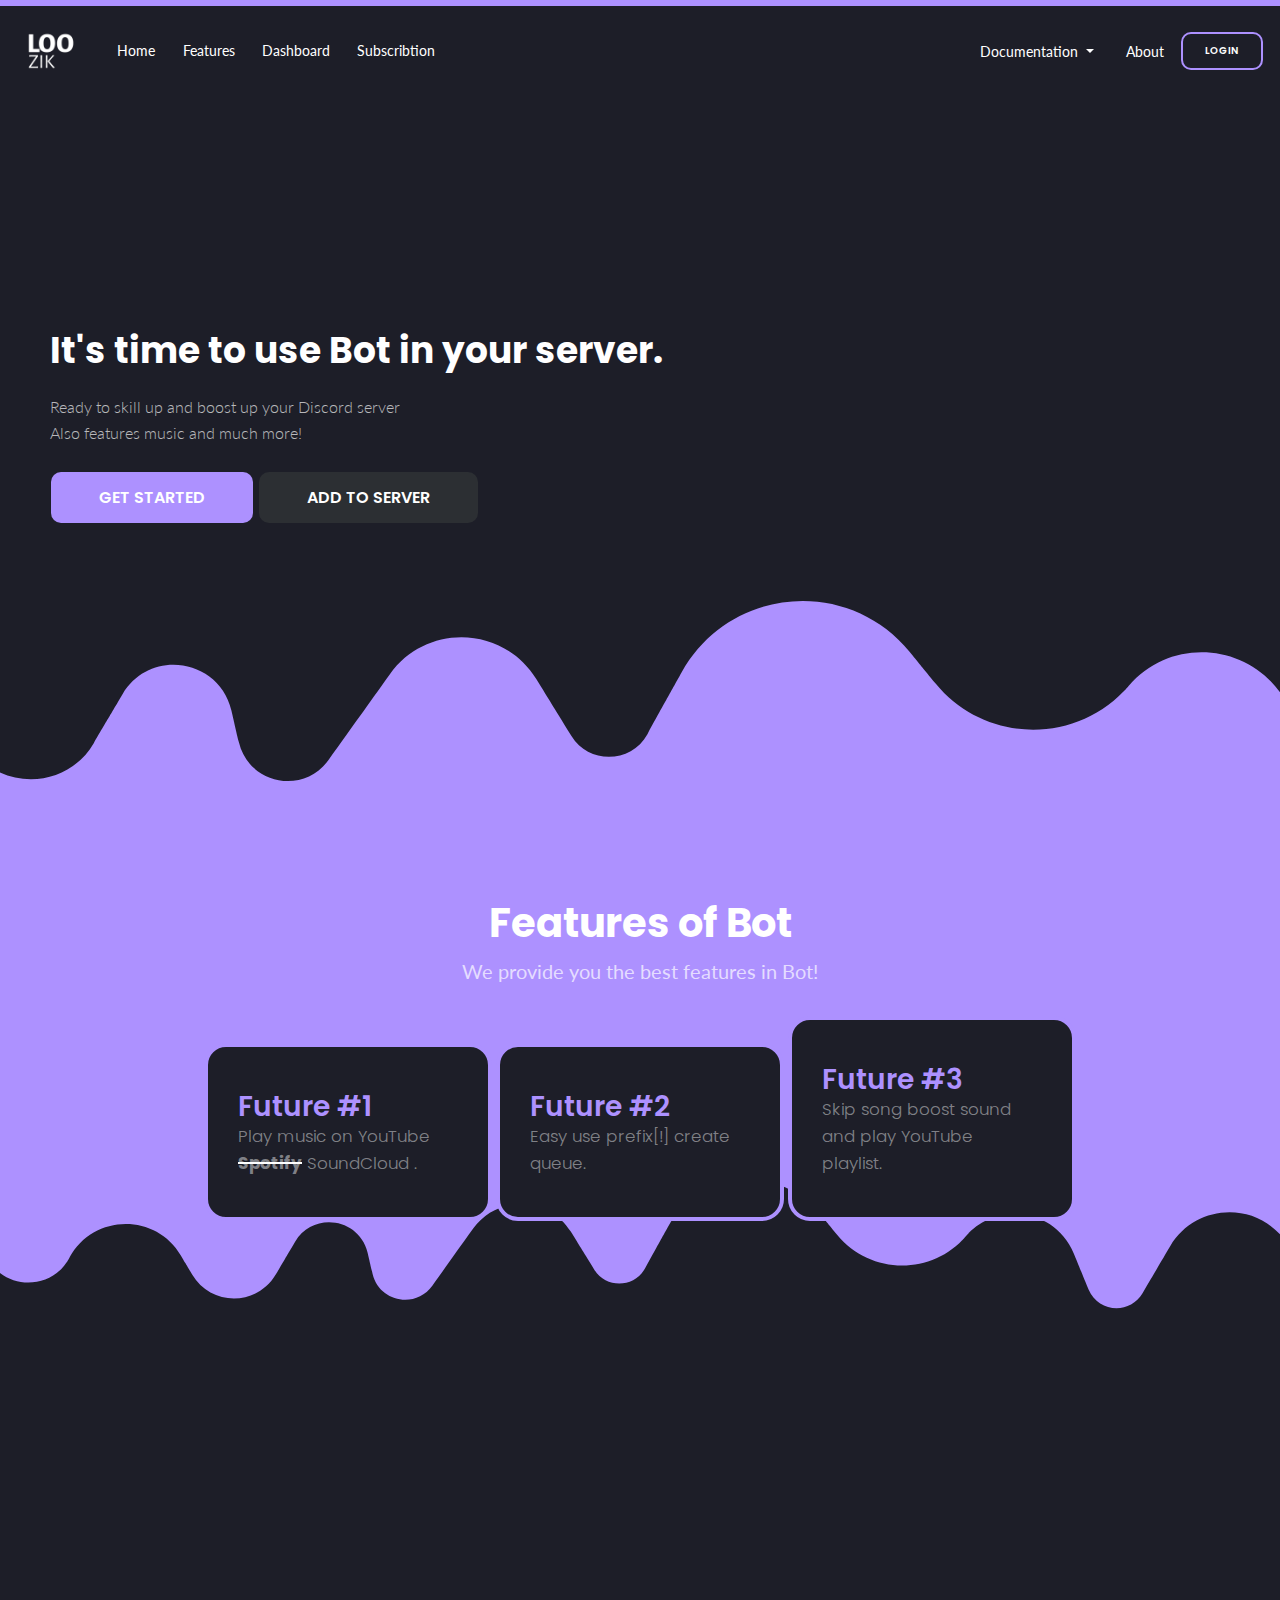
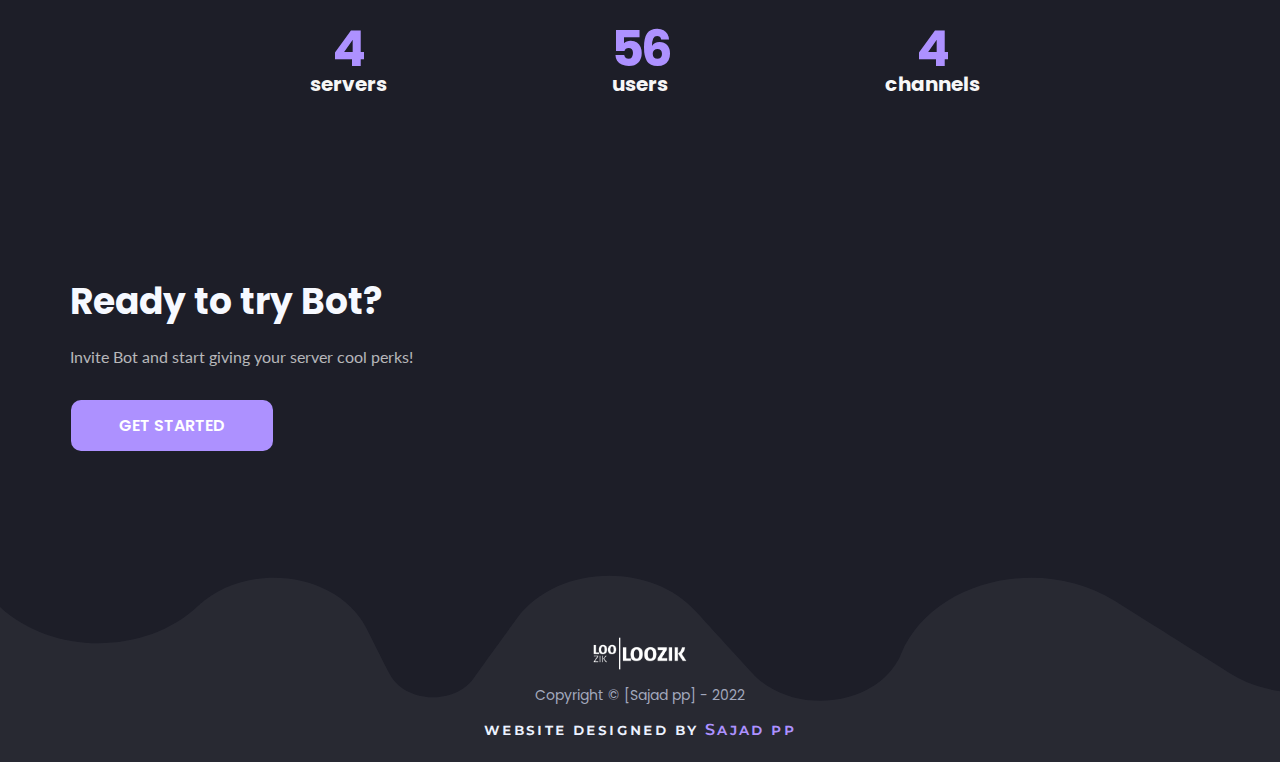
<file: index.html>
<!DOCTYPE html>
<html lang="en">
<head>
    <!--Met charset-->
    <meta charset="UTF-8">
    <!--Meta viewport-->
    <meta name="viewport" content="width=device-width, initial-scale=1, shrink-to-fit=no">
    <!--Meta description-->
    <meta name="description" content="Loozik discord music bot official website." />
    <!--Stylesheet-->
    <link rel="stylesheet" href="./css/bootstrap.min.css">
    <link rel="stylesheet" href="./css/main.css">
    <link rel="stylesheet" href="./css/now-ui-kit.css">
    <link href="https://fonts.googleapis.com/css?family=Poppins:300,400,600,700,800,900&display=swap" rel="stylesheet" >
    <link href="https://fonts.googleapis.com/css?family=Montserrat:400,600,700,800,900&display=swap" rel="stylesheet" >
    <link href="https://fonts.googleapis.com/css?family=Lato:300,400,600,700,800,900&display=swap" rel="stylesheet" >
    <!--Title-->
    <title>Loozik</title>
    <!--Author-->
    <meta name="author" content="Sajad pp" />
    <link rel="shortcut icon" href="./assets/favicon.png" type="image/png" />
    <link rel="apple-touch-icon" href="./assets/favicon.png" />
</head>
<body>
<nav class="navbar navbar-expand-lg bg-transparent">
    <button class="navbar-toggler" type="button" data-toggle="collapse" data-target="#navbarSupportedContent" aria-controls="navbarSupportedContent" aria-expanded="false" aria-label="Toggle navigation">
        <img src="assets/menuIcon.svg" width="20px" height="20px" style="max-width: none !important;">
    </button>
    <img src="assets/BotLogo.png" width="70" height="70">
    <div class="collapse navbar-collapse" id="navbarSupportedContent" style="margin-left: 20px !important">
        <ul class="navbar-nav mr-auto">
            <li class="nav-item active">
                <a class="nav-link" href="#/">Home <span class="sr-only">(current)</span></a>
            </li>
            <li class="nav-item">
                <a class="nav-link" href="#features">Features</a>
            </li>
            <li class="nav-item">
                <a class="nav-link" href="./pages/dashboard.html">Dashboard</a>
            </li>
            <li class="nav-item">
                <a class="nav-link" href="https://rzp.io/i/0JqXwaUpph">Subscribtion</a>
            </li>
        </ul>
        <div class="nav-item dropdown">
            <a class="nav-link dropdown-toggle" href="#" id="navbarDropdown" role="button" data-toggle="dropdown" aria-haspopup="true" aria-expanded="false">
                Documentation
            </a>
            <div class="dropdown-menu" aria-labelledby="navbarDropdown">
                <a class="dropdown-item" href="./pages/commands.html">Commands</a>
                <a class="dropdown-item" href="https://youtube.com/c/SajuTalk">Tutorials</a>
                <div class="dropdown-divider"></div>
                <a class="dropdown-item" href="./pages/server-settings.html">Server settings</a>
            </div>
        </div>
        <div class="nav-item">
            <a class="nav-link" href="./pages/about.html">About</a>
        </div>
            <a href="https://discord.com/api/oauth2/authorize?client_id=953490461216092201&redirect_uri=https%3A%2F%2Fsajutrident.github.io%2Floozikweb&response_type=code&scope=identify%20email%20connections%20guilds">
        <button class="btn login-btn btn-outline-accent my-2 my-sm-0" style="font-size: 10px !important;font-family: poppins !important;">LOGIN</button>
            </a>
    </div>
</nav>
<div class="heading">
    <h1 class="display-5 title">It's time to use Bot in your server.</h1>
    <p class="subtitle">Ready to skill up and boost up your Discord server<br />Also features music and much more!</p>
    <a class="btn btn-primary btn-lg" href="https://discord.com/api/oauth2/authorize?client_id=953490461216092201&permissions=57788480&scope=bot" target="_blank" role="button">Get started</a>
    <a class="btn btn-secondary btn-lg" href="https://discord.com/api/oauth2/authorize?client_id=953490461216092201&permissions=57788480&scope=bot" target="_blank" role="button">Add to server</a>
    <br /><br /><br /><br /><br /><br />
</div>
<div class="features" id="features">
    <div class="title">Features of Bot</div>
    <div class="subtitle">We provide you the best features in Bot!</div>
    <div class="cards">
        <div class="card" style="width: 18rem;">
        <div class="card-body">
            <h5 class="card-title">Future #1</h5>
            <p class="card-text">Play music on YouTube <span style="text-decoration: 2px line-through solid #fff; font-weight: 700;">Spotify</span> SoundCloud .</p>
        </div>
    </div>
        <div class="card" style="width: 18rem;">
            <div class="card-body">
                <h5 class="card-title">Future #2</h5>
                <p class="card-text">Easy use prefix[!] create queue.</p>
            </div>
        </div>
        <div class="card" style="width: 18rem;">
            <div class="card-body">
                <h5 class="card-title">Future #3</h5>
                <p class="card-text">Skip song boost sound and play YouTube playlist.</p>
            </div>
        </div>
    </div>
</div>
<div class="statistics">
    <div class="cards">
        <div class="card statistic" style="width: 18rem;">
            <div class="card-body">
                <p class="card-title" style="font-size: 50px !important;line-height: 15px !important;letter-spacing: -0.06em !important;font-weight: bold !important;">4</p>
                <p style="font-weight: bold !important;font-size: 20px !important;">servers</p>
            </div>
        </div>
        <div class="card statistic" style="width: 18rem;">
            <div class="card-body">
                <p class="card-title" style="font-size: 50px !important;line-height: 15px !important;letter-spacing: -0.06em !important;font-weight: bold !important;">56</p>
                <p style="font-weight: bold !important;font-size: 20px !important;">users</p>
            </div>
        </div>
        <div class="card statistic" style="width: 18rem;">
            <div class="card-body">
                <p class="card-title" style="font-size: 50px !important;line-height: 15px !important;letter-spacing: -0.06em !important;font-weight: bold !important;">4</p>
                <p style="font-weight: bold !important;font-size: 20px !important;">channels</p>
            </div>
        </div>
    </div>
</div>
<div class="page_end">
    <div class="start">
        <div class="card">
            <div class="card-body gs-card">
                <div class="title">Ready to try Bot?</div>
                <div class="subtitle">Invite Bot and start giving your server cool perks!</div>
                <br />
                <a class="btn btn-primary btn-lg" href="https://discord.com/api/oauth2/authorize?client_id=953490461216092201&permissions=57788480&scope=bot" role="button">Get started</a>
            </div><br />
        </div>
    </div>
    <div class="footer">
        <div class="bot-footer">
            <img src="assets/BotLogoWord.png" width="100"><br />
            Copyright © [Sajad pp] - 2022
        </div><br/>
        <div class="nouridio">website designed by <a href="https://github.com/SajuTrident"> Sajad pp</a></div>
</div>
<script src="https://code.jquery.com/jquery-3.3.1.slim.min.js" integrity="sha384-q8i/X+965DzO0rT7abK41JStQIAqVgRVzpbzo5smXKp4YfRvH+8abtTE1Pi6jizo" crossorigin="anonymous"></script>
<script src="https://cdnjs.cloudflare.com/ajax/libs/popper.js/1.14.7/umd/popper.min.js" integrity="sha384-UO2eT0CpHqdSJQ6hJty5KVphtPhzWj9WO1clHTMGa3JDZwrnQq4sF86dIHNDz0W1" crossorigin="anonymous"></script>
<script src="https://stackpath.bootstrapcdn.com/bootstrap/4.3.1/js/bootstrap.min.js" integrity="sha384-JjSmVgyd0p3pXB1rRibZUAYoIIy6OrQ6VrjIEaFf/nJGzIxFDsf4x0xIM+B07jRM" crossorigin="anonymous"></script>
<script src="js/now-ui-kit.min.js"></script>
</body>
</html>
</file>
<file: css/main.css>
body {
    font-family: 'Poppins', sans-serif !important;
    background-color: #1D1E28;
    color: #fff;
    -webkit-font-smoothing: antialiased;
    -moz-osx-font-smoothing: grayscale;
    text-rendering: optimizeLegibility;
    border-top: 6px #AD91FF solid !important;
    font-size: 16px;
}
html{
  scroll-behavior: smooth;
}
.nav-link {
     font-size: 14px !important;
     background: transparent !important;
     font-family: Lato, sans-serif !important;
     text-transform: capitalize !important;
 }
 .nav-link:hover {
     background: transparent !important;
     color: #AD91FF !important;
     font-weight: bold !important;
 }

 .login-btn {
     border: 2px solid #AD91FF !important;
     font-size: 10px !important;
 }
 .login-btn:hover {
     background: #AD91FF !important;
 }
.navbar {
    box-shadow: none !important
}

.navbar-brand {
    font-size: 25px !important
}

.navbar-toggler-icon {
    color: #fff !important
}

.btn {
    border-radius: 10px !important;
    font-size: 16px !important;
    font-weight: 600 !important;
    text-transform: uppercase !important;
}

.btn-primary {
    background-color: #AD91FF!important
}
.btn-secondary {
    background-color: #2C2F33 !important
}
.heading {
    padding: 160px 50px !important;
    color: #fff !important;
    background-image: url("../assets/wavy-purple-by-nouridio.svg") !important;
    background-position: bottom !important;
    background-size: 300% !important;
    background-repeat: no-repeat !important;
}

.title {
    line-height: 90px !important;
    margin-bottom: -2px !important;
    font-size: 36px !important
}

.subtitle {
    color: rgba(255, 255, 255, 0.685) !important;
    font-size: 16px !important;
    font-family: 'Lato', sans-serif;
}


.features {
    text-align: center !important;
    background: #AD91FF !important;
    padding: 60px 50px !important;
    background-image: url("../assets/wavy-dark-by-nouridio.svg") !important;
    background-position: bottom !important;
    background-size: 200% !important;
    background-repeat: no-repeat !important;
}
.features .title {
    font-size: 40px !important;
    color: #ffffff !important;
    line-height: 70px !important;
}

.features .subtitle {
    font-size: 20px !important;
    color: #a2a8bd;
}

.features .card-body {
    text-align: left !important;
}

.features .card-title {
    margin: 0 0 -3px !important;
}
.cards {
    margin-top: 30px !important;
}

.card {
    border-radius: 5px !important;
    box-shadow: none !important;
}

.card-title {
    font-size: 28px !important;
    font-weight: 600 !important;
    color: #AD91FF !important;
}

.statistics {
    text-align: center !important;
    padding-top: 300px !important;
}

.statistics .card-body{
    padding: 0 !important;
    height: 280 !important;
    width: 332 !important;
    max-height: 280 !important;
    max-width: 332 !important;
}

.statistics .title {
    font-size: 40px !important;
    color: #ffffff !important;
    line-height: 70px !important;
}

.statistics .subtitle {
    font-size: 20px !important;
    color: #a2a8bd;
}

.card.statistic {
    background: transparent !important;
    box-shadow: none !important;
    color: #f7f7f7 !important;
}


.page_end {
    background-image: url("../assets/wavy-light-by-nouridio.svg") !important;
    background-position: bottom !important;
    background-size: 200% !important;
    background-repeat: no-repeat !important;
}
.start {
    padding: 60px 50px !important
}

.start .card {
    background: transparent !important;
    color: #f6f9ff !important;
}

.features .card {
    background: #1D1E28;
    border-radius: 22px !important;
    border: 4px solid #AD91FF;
}
.features .card-text {
color: rgba(255, 255, 255, 0.46) !important
}

.features .card-body {
    padding: 40px 40px 40px 30px !important;
}

.navbar-toggler-icon {
    color: #fff !important
}
.footer {
    text-align: center !important;
    padding: 5px 6px !important;
    color: #ecf2ff;
    padding: 30px 30px !important
}

.footer .nouridio {
    font-family: 'Montserrat' !important;
    font-style: normal !important;
    font-weight: 600 !important;
    font-size: 16px !important;
    line-height: 5px !important;
    letter-spacing: 0.15em !important;
    font-variant: small-caps !important;
}

.footer .nouridio a {
    color: #AD91FF !important;
    text-decoration: none !important;
}

.footer .bot-footer {
    text-align: center !important;
    color: #a2a8bd !important
}
</file>
